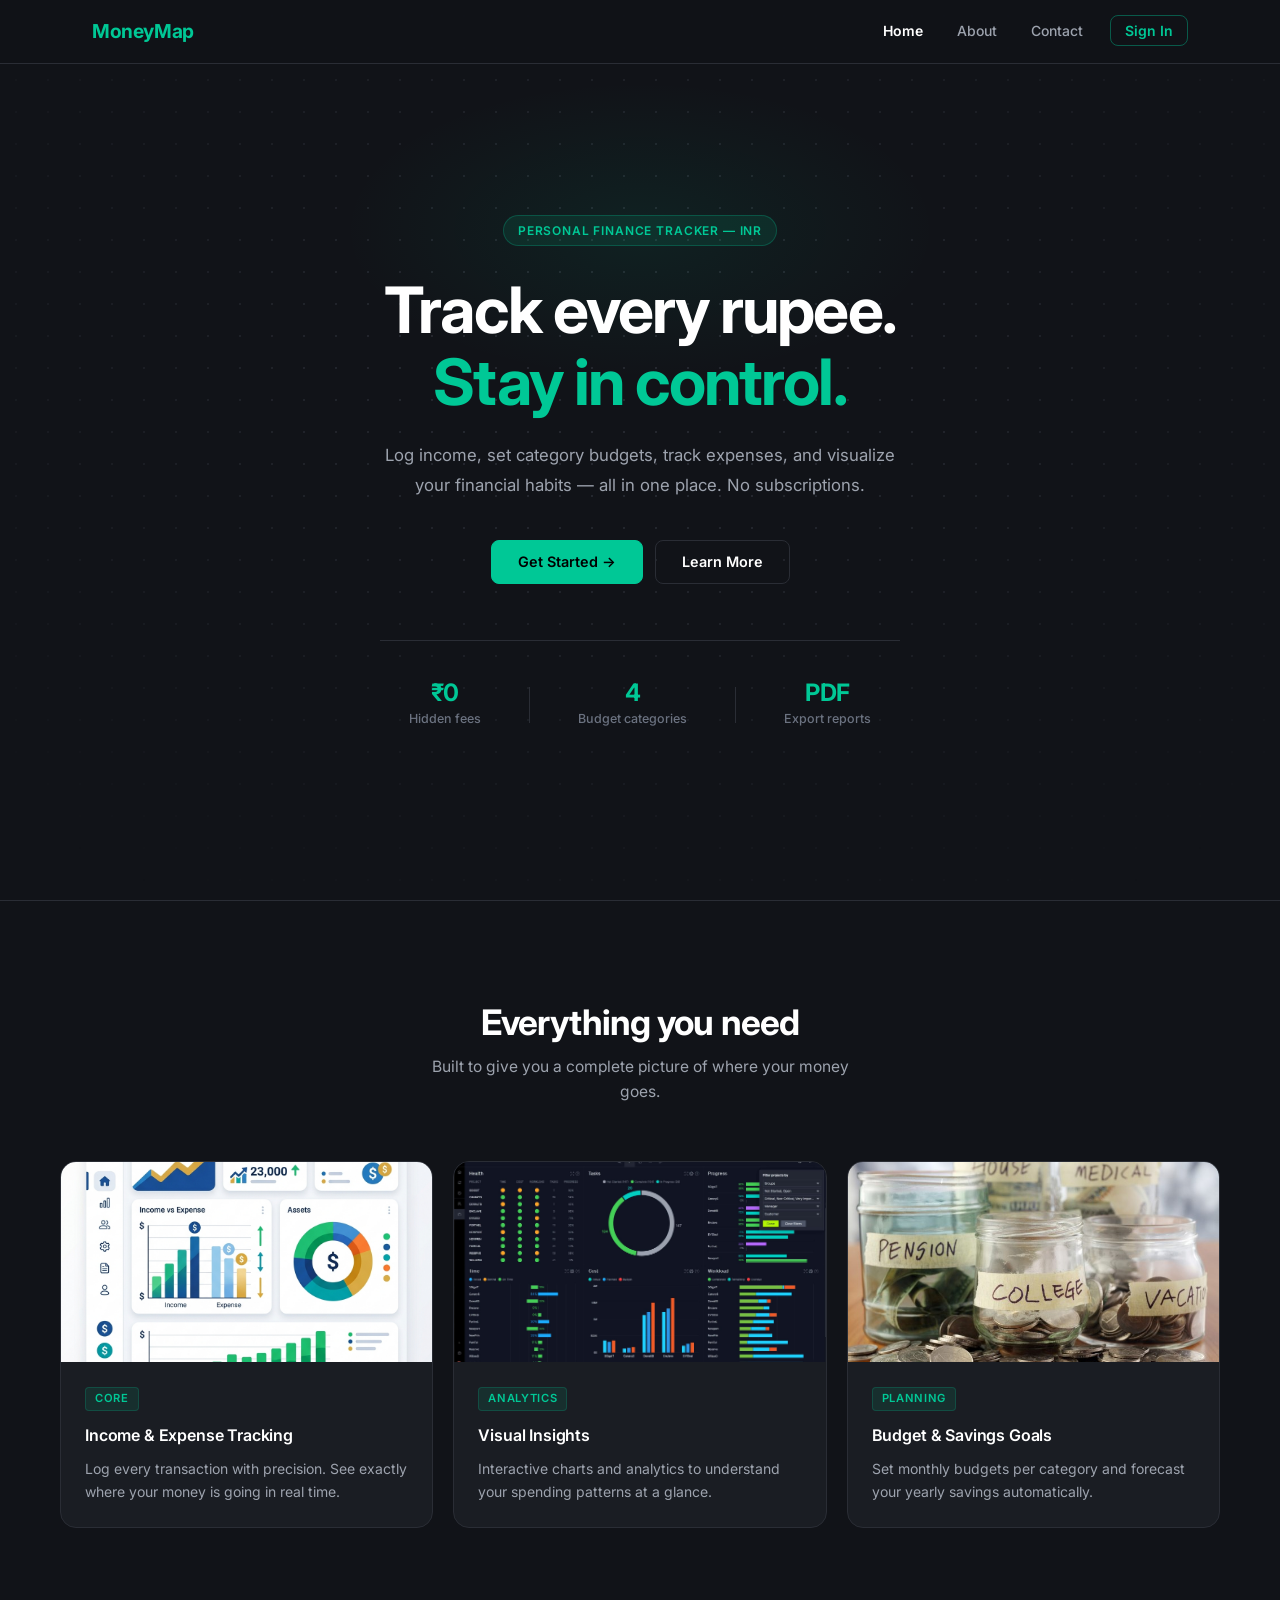
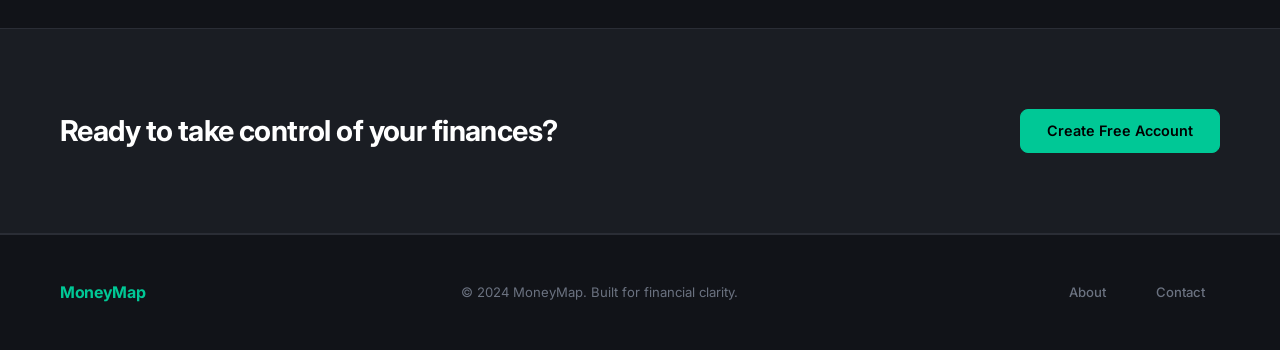
<file: index.html>
<!DOCTYPE html>
<html lang="en">
<head>
    <meta charset="UTF-8">
    <meta http-equiv="refresh" content="0;url=/Html/Main.html">
    <title>MoneyMap</title>
    <style>
        body { background: #0F1117; display: flex; align-items: center; justify-content: center; min-height: 100vh; font-family: Inter, sans-serif; }
        p { color: #9DA3AE; font-size: 14px; }
        a { color: #00C896; }
    </style>
</head>
<body>
    <p>Redirecting to <a href="/Html/Main.html">MoneyMap</a>…</p>
</body>
</html>
</file>
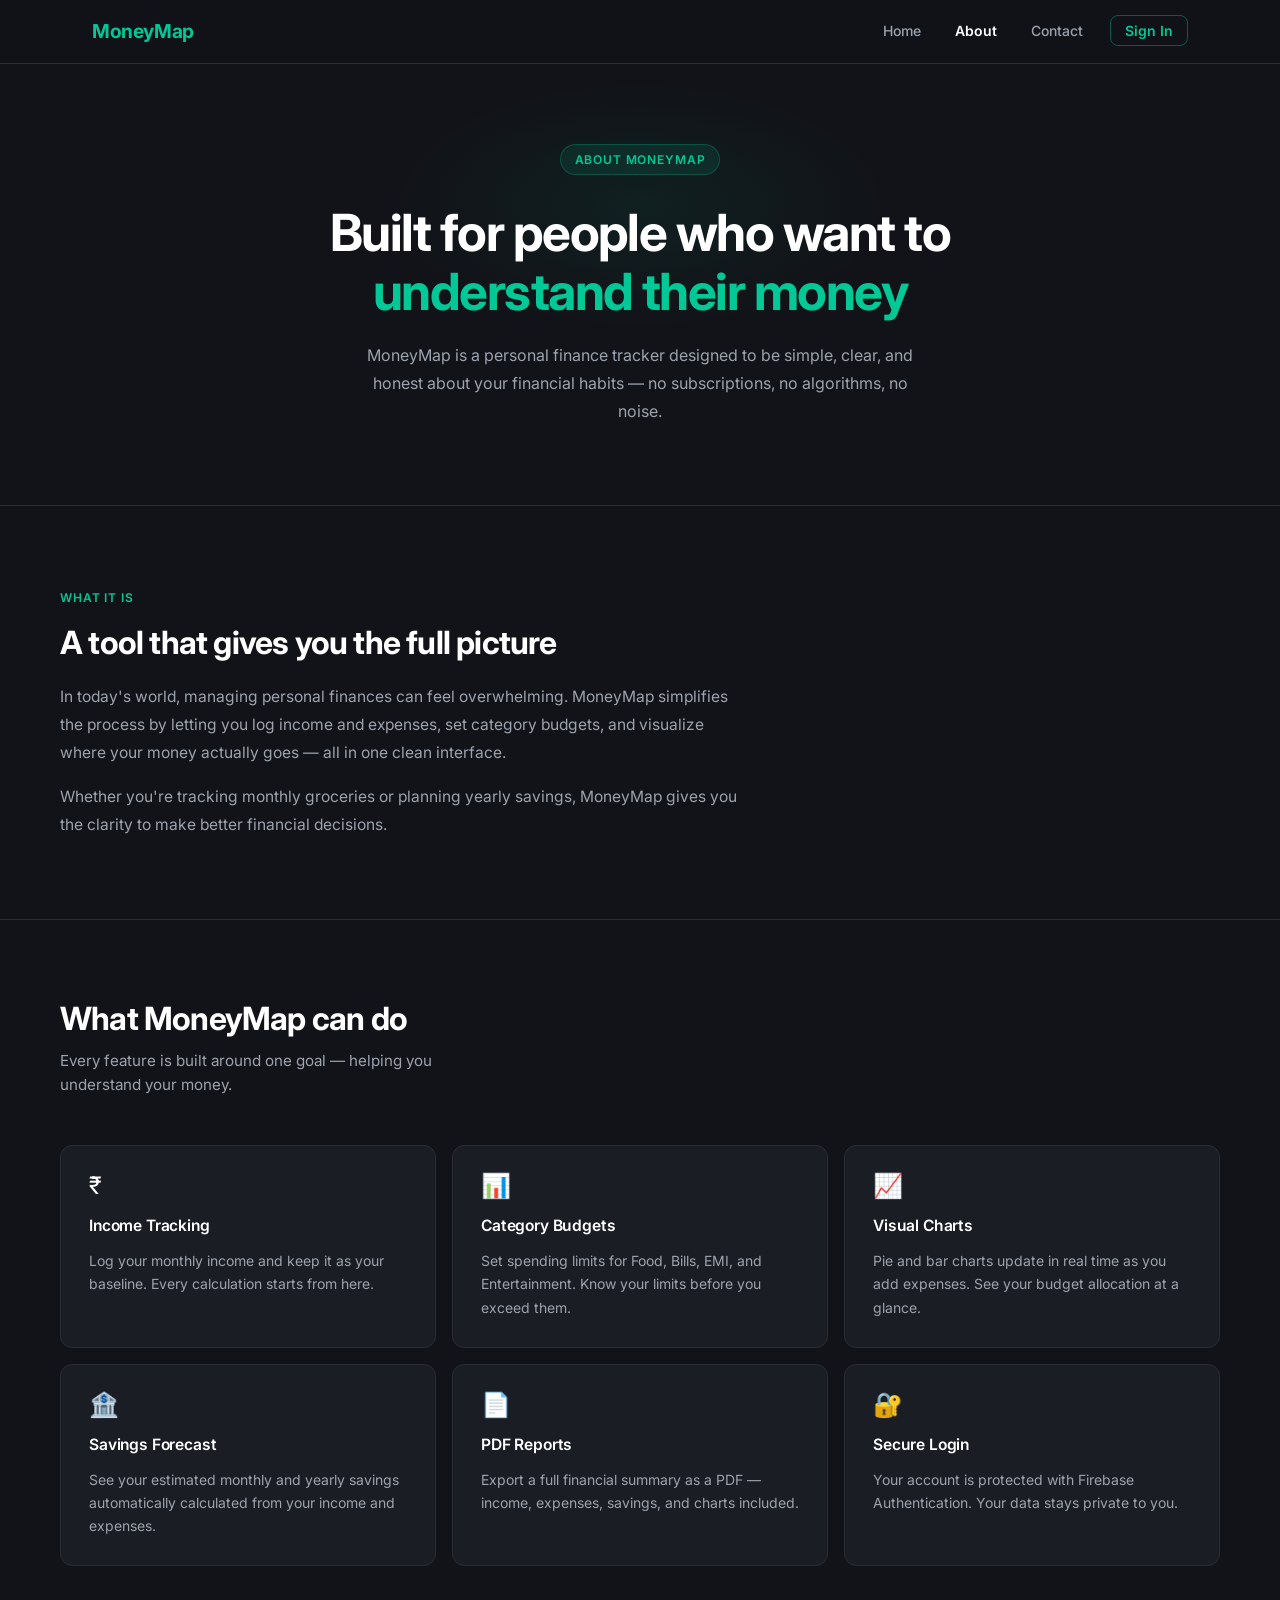
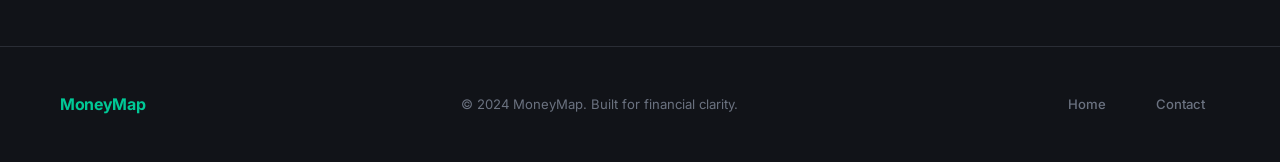
<file: Html/about.html>
<!DOCTYPE html>
<html lang="en">
<head>
    <meta charset="UTF-8">
    <meta name="viewport" content="width=device-width, initial-scale=1.0">
    <meta name="description" content="About MoneyMap – Learn how our personal finance tracker helps you manage income, expenses, and savings.">
    <title>About – MoneyMap</title>
    <link rel="preconnect" href="https://fonts.googleapis.com">
    <link rel="preconnect" href="https://fonts.gstatic.com" crossorigin>
    <link href="https://fonts.googleapis.com/css2?family=Inter:wght@400;500;600;700&display=swap" rel="stylesheet">
    <link rel="stylesheet" href="../css/global.css">
    <link rel="stylesheet" href="../css/about-styles.css">
</head>
<body>

    <!-- Navigation -->
    <header id="site-header">
        <div class="nav-inner">
            <a href="Main.html" class="logo">MoneyMap</a>
            <nav>
                <ul>
                    <li><a href="Main.html">Home</a></li>
                    <li><a href="about.html" class="active">About</a></li>
                    <li><a href="contact.html">Contact</a></li>
                    <li><a href="signin.html" class="nav-cta">Sign In</a></li>
                </ul>
            </nav>
        </div>
    </header>

    <!-- Page Header -->
    <section class="page-hero">
        <div class="page-hero-inner">
            <div class="hero-badge">About MoneyMap</div>
            <h1>Built for people who want to <span class="text-accent">understand their money</span></h1>
            <p>MoneyMap is a personal finance tracker designed to be simple, clear, and honest about your financial habits — no subscriptions, no algorithms, no noise.</p>
        </div>
    </section>

    <!-- What is MoneyMap -->
    <section class="about-section">
        <div class="about-inner">
            <div class="about-text-block">
                <span class="section-label">What it is</span>
                <h2>A tool that gives you the full picture</h2>
                <p>In today's world, managing personal finances can feel overwhelming. MoneyMap simplifies the process by letting you log income and expenses, set category budgets, and visualize where your money actually goes — all in one clean interface.</p>
                <p>Whether you're tracking monthly groceries or planning yearly savings, MoneyMap gives you the clarity to make better financial decisions.</p>
            </div>
        </div>
    </section>

    <!-- Features Grid -->
    <section class="features-section">
        <div class="features-inner">
            <div class="section-header">
                <h2>What MoneyMap can do</h2>
                <p>Every feature is built around one goal — helping you understand your money.</p>
            </div>

            <div class="features-grid">
                <div class="feature-card">
                    <div class="feature-icon">₹</div>
                    <h3>Income Tracking</h3>
                    <p>Log your monthly income and keep it as your baseline. Every calculation starts from here.</p>
                </div>
                <div class="feature-card">
                    <div class="feature-icon">📊</div>
                    <h3>Category Budgets</h3>
                    <p>Set spending limits for Food, Bills, EMI, and Entertainment. Know your limits before you exceed them.</p>
                </div>
                <div class="feature-card">
                    <div class="feature-icon">📈</div>
                    <h3>Visual Charts</h3>
                    <p>Pie and bar charts update in real time as you add expenses. See your budget allocation at a glance.</p>
                </div>
                <div class="feature-card">
                    <div class="feature-icon">🏦</div>
                    <h3>Savings Forecast</h3>
                    <p>See your estimated monthly and yearly savings automatically calculated from your income and expenses.</p>
                </div>
                <div class="feature-card">
                    <div class="feature-icon">📄</div>
                    <h3>PDF Reports</h3>
                    <p>Export a full financial summary as a PDF — income, expenses, savings, and charts included.</p>
                </div>
                <div class="feature-card">
                    <div class="feature-icon">🔐</div>
                    <h3>Secure Login</h3>
                    <p>Your account is protected with Firebase Authentication. Your data stays private to you.</p>
                </div>
            </div>
        </div>
    </section>

    <!-- Footer -->
    <footer>
        <div class="footer-inner">
            <span class="footer-logo">MoneyMap</span>
            <p>© 2024 MoneyMap. Built for financial clarity.</p>
            <nav class="footer-nav">
                <a href="Main.html">Home</a>
                <a href="contact.html">Contact</a>
            </nav>
        </div>
    </footer>

    <script src="../Javasxript/auth-nav.js"></script>
</body>
</html>
</file>
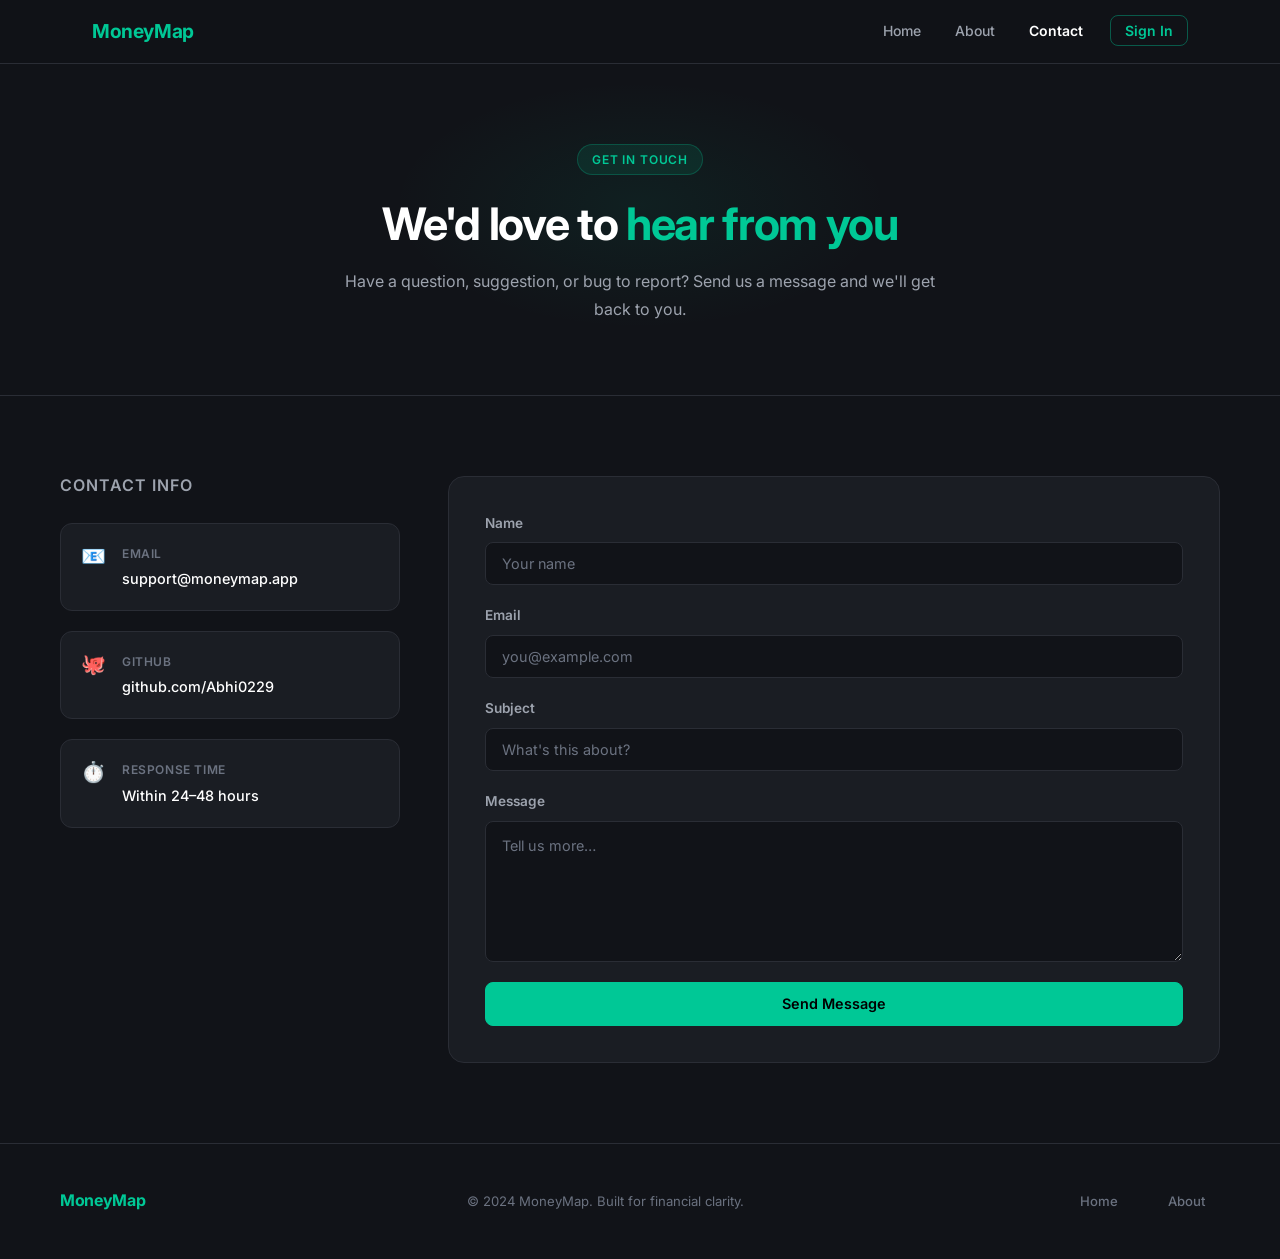
<file: Html/contact.html>
<!DOCTYPE html>
<html lang="en">
<head>
    <meta charset="UTF-8">
    <meta name="viewport" content="width=device-width, initial-scale=1.0">
    <meta name="description" content="Contact MoneyMap – Send us a message and we'll get back to you.">
    <title>Contact – MoneyMap</title>
    <link rel="preconnect" href="https://fonts.googleapis.com">
    <link rel="preconnect" href="https://fonts.gstatic.com" crossorigin>
    <link href="https://fonts.googleapis.com/css2?family=Inter:wght@400;500;600;700&display=swap" rel="stylesheet">
    <link rel="stylesheet" href="../css/global.css">
    <link rel="stylesheet" href="../css/contact-styles.css">
</head>
<body>

    <!-- Navigation -->
    <header id="site-header">
        <div class="nav-inner">
            <a href="Main.html" class="logo">MoneyMap</a>
            <nav>
                <ul>
                    <li><a href="Main.html">Home</a></li>
                    <li><a href="about.html">About</a></li>
                    <li><a href="contact.html" class="active">Contact</a></li>
                    <li><a href="signin.html" class="nav-cta">Sign In</a></li>
                </ul>
            </nav>
        </div>
    </header>

    <!-- Page Hero -->
    <section class="page-hero">
        <div class="page-hero-inner">
            <div class="hero-badge">Get in Touch</div>
            <h1>We'd love to <span class="text-accent">hear from you</span></h1>
            <p>Have a question, suggestion, or bug to report? Send us a message and we'll get back to you.</p>
        </div>
    </section>

    <!-- Contact Section -->
    <section class="contact-section">
        <div class="contact-inner">

            <!-- Info Panel -->
            <div class="contact-info">
                <h2>Contact info</h2>
                <div class="info-items">
                    <div class="info-item">
                        <span class="info-icon">📧</span>
                        <div>
                            <span class="info-label">Email</span>
                            <span class="info-value">support@moneymap.app</span>
                        </div>
                    </div>
                    <div class="info-item">
                        <span class="info-icon">🐙</span>
                        <div>
                            <span class="info-label">GitHub</span>
                            <span class="info-value">github.com/Abhi0229</span>
                        </div>
                    </div>
                    <div class="info-item">
                        <span class="info-icon">⏱️</span>
                        <div>
                            <span class="info-label">Response time</span>
                            <span class="info-value">Within 24–48 hours</span>
                        </div>
                    </div>
                </div>
            </div>

            <!-- Contact Form -->
            <div class="contact-form-wrap">
                <div id="form-success" class="form-success" style="display:none;">
                    <span class="success-icon">✓</span>
                    <h3>Message sent!</h3>
                    <p>Thanks for reaching out. We'll get back to you soon.</p>
                </div>

                <form id="contactForm" class="contact-form" novalidate>
                    <div class="form-row">
                        <div class="form-group">
                            <label for="contact-name">Name</label>
                            <input type="text" id="contact-name" name="name" placeholder="Your name" required>
                        </div>
                    </div>
                    <div class="form-group">
                        <label for="contact-email">Email</label>
                        <input type="email" id="contact-email" name="email" placeholder="you@example.com" required>
                    </div>
                    <div class="form-group">
                        <label for="contact-subject">Subject</label>
                        <input type="text" id="contact-subject" name="subject" placeholder="What's this about?" required>
                    </div>
                    <div class="form-group">
                        <label for="contact-message">Message</label>
                        <textarea id="contact-message" name="message" placeholder="Tell us more…" rows="5" required></textarea>
                    </div>
                    <button type="submit" id="contact-submit" class="btn btn-primary">Send Message</button>
                </form>
            </div>

        </div>
    </section>

    <!-- Footer -->
    <footer>
        <div class="footer-inner">
            <span class="footer-logo">MoneyMap</span>
            <p>© 2024 MoneyMap. Built for financial clarity.</p>
            <nav class="footer-nav">
                <a href="Main.html">Home</a>
                <a href="about.html">About</a>
            </nav>
        </div>
    </footer>

    <script>
        document.getElementById('contactForm').addEventListener('submit', function(e) {
            e.preventDefault();

            const btn = document.getElementById('contact-submit');
            btn.textContent = 'Sending…';
            btn.disabled = true;

            // Simulate a small delay for UX feel
            setTimeout(() => {
                this.style.display = 'none';
                document.getElementById('form-success').style.display = 'flex';
            }, 800);
        });
    </script>

    <script src="../Javasxript/auth-nav.js"></script>
</body>
</html>
</file>
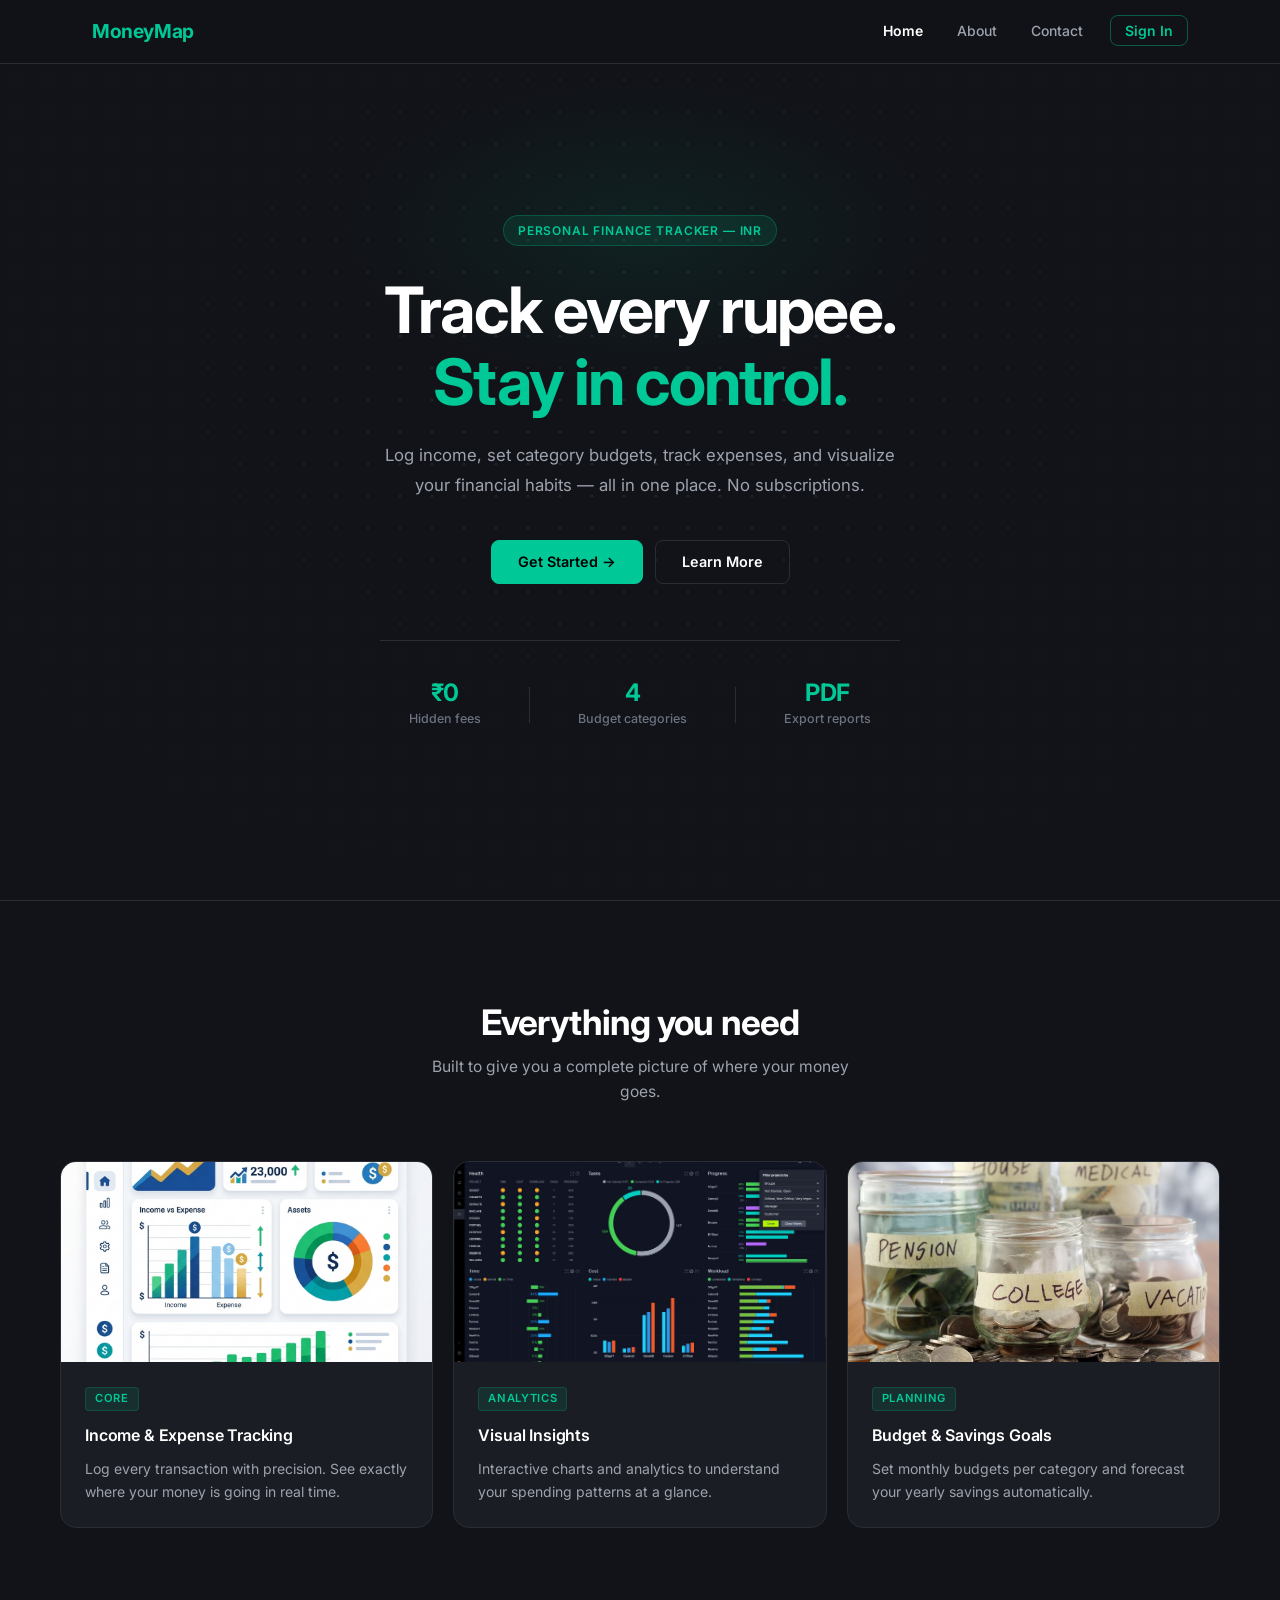
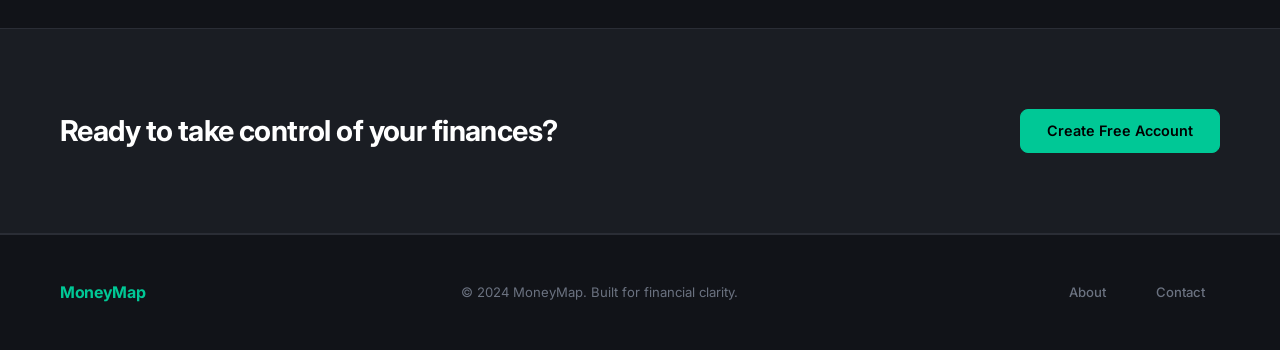
<file: Html/Main.html>
<!DOCTYPE html>
<html lang="en">
<head>
    <meta charset="UTF-8">
    <meta name="viewport" content="width=device-width, initial-scale=1.0">
    <meta name="description" content="MoneyMap – Track income, expenses, and savings. A personal finance tracker built for clarity.">
    <title>MoneyMap – Personal Finance Tracker</title>
    <link rel="preconnect" href="https://fonts.googleapis.com">
    <link rel="preconnect" href="https://fonts.gstatic.com" crossorigin>
    <link href="https://fonts.googleapis.com/css2?family=Inter:wght@400;500;600;700&display=swap" rel="stylesheet">
    <link rel="stylesheet" href="../css/global.css">
    <link rel="stylesheet" href="../css/main-styles.css">
</head>
<body>

    <!-- Navigation -->
    <header id="site-header">
        <div class="nav-inner">
            <a href="Main.html" class="logo">MoneyMap</a>
            <nav>
                <ul>
                    <li><a href="Main.html" class="active">Home</a></li>
                    <li><a href="about.html">About</a></li>
                    <li><a href="contact.html">Contact</a></li>
                    <li><a href="signin.html" class="nav-cta">Sign In</a></li>
                </ul>
            </nav>
        </div>
    </header>

    <!-- Hero -->
    <section class="hero">
        <div class="hero-grid-bg"></div>
        <div class="hero-inner">
            <div class="hero-badge">Personal Finance Tracker — INR</div>
            <h1>Track every rupee.<br><span class="text-accent">Stay in control.</span></h1>
            <p class="hero-sub">Log income, set category budgets, track expenses, and visualize your financial habits — all in one place. No subscriptions.</p>
            <div class="hero-actions">
                <a href="signin.html" id="hero-get-started" class="btn btn-primary">Get Started →</a>
                <a href="about.html" id="hero-learn-more" class="btn btn-ghost">Learn More</a>
            </div>
            <div class="hero-stats">
                <div class="stat">
                    <span class="stat-value">₹0</span>
                    <span class="stat-label">Hidden fees</span>
                </div>
                <div class="stat-divider"></div>
                <div class="stat">
                    <span class="stat-value">4</span>
                    <span class="stat-label">Budget categories</span>
                </div>
                <div class="stat-divider"></div>
                <div class="stat">
                    <span class="stat-value">PDF</span>
                    <span class="stat-label">Export reports</span>
                </div>
            </div>
        </div>
    </section>

    <!-- Features -->
    <section class="features" id="features">
        <div class="features-inner">
            <div class="section-header">
                <h2>Everything you need</h2>
                <p>Built to give you a complete picture of where your money goes.</p>
            </div>
            <div class="features-grid">
                <div class="feature-card">
                    <div class="feature-img-wrap">
                        <img src="../images/finance-dashboard.png" alt="Income and expense tracking dashboard">
                    </div>
                    <div class="feature-card-body">
                        <span class="feature-tag">Core</span>
                        <h3>Income & Expense Tracking</h3>
                        <p>Log every transaction with precision. See exactly where your money is going in real time.</p>
                    </div>
                </div>
                <div class="feature-card">
                    <div class="feature-img-wrap">
                        <img src="../images/hi.jpeg" alt="Financial insights and analytics">
                    </div>
                    <div class="feature-card-body">
                        <span class="feature-tag">Analytics</span>
                        <h3>Visual Insights</h3>
                        <p>Interactive charts and analytics to understand your spending patterns at a glance.</p>
                    </div>
                </div>
                <div class="feature-card">
                    <div class="feature-img-wrap">
                        <img src="../images/saving.jpg" alt="Savings and budget planning">
                    </div>
                    <div class="feature-card-body">
                        <span class="feature-tag">Planning</span>
                        <h3>Budget & Savings Goals</h3>
                        <p>Set monthly budgets per category and forecast your yearly savings automatically.</p>
                    </div>
                </div>
            </div>
        </div>
    </section>

    <!-- CTA Strip -->
    <section class="cta-strip">
        <div class="cta-inner">
            <h2>Ready to take control of your finances?</h2>
            <a href="signin.html" id="cta-signup" class="btn btn-primary">Create Free Account</a>
        </div>
    </section>

    <!-- Footer -->
    <footer>
        <div class="footer-inner">
            <span class="footer-logo">MoneyMap</span>
            <p>© 2024 MoneyMap. Built for financial clarity.</p>
            <nav class="footer-nav">
                <a href="about.html">About</a>
                <a href="contact.html">Contact</a>
            </nav>
        </div>
    </footer>

    <script src="../Javasxript/auth-nav.js"></script>
</body>
</html>
</file>
<file: css/global.css>
/* ============================================================
   MoneyMap — Global Design System
   All pages import this file first.
   ============================================================ */

/* ── Google Fonts ──────────────────────────────────────────── */
@import url('https://fonts.googleapis.com/css2?family=Inter:wght@400;500;600;700;800&display=swap');

/* ── Design Tokens ─────────────────────────────────────────── */
:root {
    --bg:             #0F1117;
    --surface:        #1A1D23;
    --surface-2:      #1F2229;
    --border:         #2A2D35;
    --border-focus:   #00C896;
    --accent:         #00C896;
    --accent-dim:     rgba(0, 200, 150, 0.12);
    --accent-hover:   #00b085;
    --blue:           #3B82F6;
    --blue-dim:       rgba(59, 130, 246, 0.12);
    --yellow:         #F59E0B;
    --yellow-dim:     rgba(245, 158, 11, 0.12);
    --red:            #EF4444;
    --red-dim:        rgba(239, 68, 68, 0.12);
    --text-primary:   #FFFFFF;
    --text-secondary: #9DA3AE;
    --text-muted:     #6B7280;
    --radius:         8px;
    --radius-lg:      12px;
    --font:           'Inter', system-ui, -apple-system, sans-serif;
    --nav-h:          60px;
    --max-w:          1280px;
}

/* ── Reset ─────────────────────────────────────────────────── */
*, *::before, *::after { margin: 0; padding: 0; box-sizing: border-box; }
html { scroll-behavior: smooth; }
body {
    font-family: var(--font);
    background: var(--bg);
    color: var(--text-primary);
    font-size: 14px;
    line-height: 1.6;
    -webkit-font-smoothing: antialiased;
    -moz-osx-font-smoothing: grayscale;
    overflow-x: hidden;
}
img { max-width: 100%; display: block; }
a { text-decoration: none; color: inherit; }
ul { list-style: none; }
button { font-family: var(--font); }

/* Scrollbar */
::-webkit-scrollbar { width: 5px; }
::-webkit-scrollbar-track { background: var(--bg); }
::-webkit-scrollbar-thumb { background: var(--border); border-radius: 3px; }
::-webkit-scrollbar-thumb:hover { background: #3A3D48; }

/* ── Typography ────────────────────────────────────────────── */
h1 { font-size: 32px; font-weight: 700; letter-spacing: -0.03em; line-height: 1.1; }
h2 { font-size: 22px; font-weight: 600; letter-spacing: -0.02em; line-height: 1.2; }
h3 { font-size: 16px; font-weight: 600; letter-spacing: -0.01em; }

.label {
    font-size: 11px;
    font-weight: 600;
    letter-spacing: 0.1em;
    text-transform: uppercase;
    color: var(--text-secondary);
}

.value-lg {
    font-size: 28px;
    font-weight: 700;
    color: var(--text-primary);
    letter-spacing: -0.03em;
    line-height: 1;
}

/* ── Navigation ─────────────────────────────────────────────── */
#site-header {
    position: fixed;
    top: 0; left: 0; right: 0;
    z-index: 200;
    height: var(--nav-h);
    background: #111318;
    border-bottom: 1px solid var(--border);
}

.nav-inner {
    max-width: var(--max-w);
    margin: 0 auto;
    padding: 0 32px;
    height: 100%;
    display: flex;
    align-items: center;
    justify-content: space-between;
}

.logo {
    font-size: 18px;
    font-weight: 800;
    color: var(--accent);
    letter-spacing: -0.03em;
}

nav ul { display: flex; align-items: center; gap: 2px; }

nav a {
    font-size: 14px;
    font-weight: 500;
    color: var(--text-secondary);
    padding: 6px 14px;
    border-radius: var(--radius);
    border: 1px solid transparent;
    transition: color 0.15s, background 0.15s;
}

nav a:hover { color: var(--text-primary); background: rgba(255,255,255,0.04); }
nav a.active { color: var(--accent); font-weight: 600; }

nav a.nav-cta {
    color: var(--accent);
    border-color: rgba(0, 200, 150, 0.35);
    margin-left: 8px;
    font-weight: 600;
}
nav a.nav-cta:hover {
    background: var(--accent);
    border-color: var(--accent);
    color: #000;
}

/* ── Buttons ─────────────────────────────────────────────────── */
.btn {
    display: inline-flex;
    align-items: center;
    justify-content: center;
    gap: 6px;
    height: 44px;
    padding: 0 20px;
    font-family: var(--font);
    font-size: 14px;
    font-weight: 700;
    border-radius: var(--radius);
    border: 1px solid transparent;
    cursor: pointer;
    transition: all 0.15s ease;
    white-space: nowrap;
    line-height: 1;
}

.btn-primary {
    background: var(--accent);
    color: #000;
    border-color: var(--accent);
}
.btn-primary:hover { background: var(--accent-hover); border-color: var(--accent-hover); transform: translateY(-1px); }
.btn-primary:active { transform: translateY(0); }

.btn-secondary {
    background: transparent;
    color: var(--text-primary);
    border-color: var(--border);
}
.btn-secondary:hover { background: rgba(255,255,255,0.05); border-color: #3A3D48; }

.btn-danger {
    background: transparent;
    color: var(--red);
    border-color: var(--red);
}
.btn-danger:hover { background: var(--red-dim); }

.btn-sm { height: 36px; padding: 0 14px; font-size: 13px; }

/* ── Inputs ──────────────────────────────────────────────────── */
.field {
    height: 44px;
    background: #111318;
    border: 1px solid var(--border);
    border-radius: var(--radius);
    padding: 0 16px;
    font-family: var(--font);
    font-size: 14px;
    color: var(--text-primary);
    outline: none;
    width: 100%;
    transition: border-color 0.15s, box-shadow 0.15s;
}
.field::placeholder { color: var(--text-muted); }
.field:focus {
    border-color: var(--accent);
    box-shadow: 0 0 0 3px rgba(0, 200, 150, 0.1);
}

/* Select field */
select.field {
    cursor: pointer;
    appearance: none;
    background-image: url("data:image/svg+xml,%3Csvg xmlns='http://www.w3.org/2000/svg' width='10' height='10' viewBox='0 0 10 10'%3E%3Cpath fill='%236B7280' d='M5 7L0.5 2.5h9z'/%3E%3C/svg%3E");
    background-repeat: no-repeat;
    background-position: right 14px center;
    padding-right: 36px;
}

/* Hide number spinners */
input[type="number"]::-webkit-inner-spin-button,
input[type="number"]::-webkit-outer-spin-button { -webkit-appearance: none; margin: 0; }
input[type="number"] { -moz-appearance: textfield; }

/* ── Cards (base) ────────────────────────────────────────────── */
.card {
    background: var(--surface);
    border: 1px solid var(--border);
    border-radius: var(--radius-lg);
    padding: 24px;
}

/* ── Footer ──────────────────────────────────────────────────── */
.site-footer {
    border-top: 1px solid var(--border);
    padding: 28px 32px;
    margin-top: 48px;
}
.site-footer-inner {
    max-width: var(--max-w);
    margin: 0 auto;
    display: flex;
    align-items: center;
    justify-content: space-between;
    flex-wrap: wrap;
    gap: 12px;
}
.footer-logo { font-size: 15px; font-weight: 800; color: var(--accent); letter-spacing: -0.02em; }
.site-footer p { font-size: 13px; color: var(--text-muted); }
.footer-nav { display: flex; gap: 20px; }
.footer-nav a { font-size: 13px; color: var(--text-muted); transition: color 0.15s; }
.footer-nav a:hover { color: var(--text-secondary); }

/* ── Utility ─────────────────────────────────────────────────── */
.text-accent { color: var(--accent); }
.text-red { color: var(--red); }
.text-muted { color: var(--text-muted); }
.text-secondary { color: var(--text-secondary); }

/* ── Responsive ─────────────────────────────────────────────── */
@media (max-width: 768px) {
    .nav-inner { padding: 0 20px; }
    nav a { padding: 5px 10px; font-size: 13px; }
    h1 { font-size: 24px; }
    h2 { font-size: 18px; }
}
@media (max-width: 480px) {
    nav a.nav-cta { display: none; }
}
</file>
<file: css/about-styles.css>
/* ============================================================
   MoneyMap – Design System Tokens (shared across all pages)
   ============================================================ */
:root {
    --bg:             #111318;
    --surface:        #1A1D23;
    --surface-2:      #1F2229;
    --border:         #2A2D35;
    --border-hover:   #3A3D48;
    --accent:         #00C896;
    --accent-dim:     rgba(0, 200, 150, 0.1);
    --accent-hover:   #00b085;
    --text-primary:   #FFFFFF;
    --text-secondary: #9DA3AE;
    --text-muted:     #6B7280;
    --radius-sm:      6px;
    --radius:         8px;
    --radius-lg:      12px;
    --radius-xl:      16px;
    --font:           'Inter', -apple-system, BlinkMacSystemFont, 'Segoe UI', sans-serif;
    --max-w:          1160px;
    --nav-h:          64px;
}

/* ============================================================
   Reset
   ============================================================ */
*, *::before, *::after { margin: 0; padding: 0; box-sizing: border-box; }
html { scroll-behavior: smooth; }

body {
    font-family: var(--font);
    background: var(--bg);
    color: var(--text-primary);
    line-height: 1.6;
    -webkit-font-smoothing: antialiased;
    overflow-x: hidden;
}

img { max-width: 100%; display: block; }
a { text-decoration: none; color: inherit; }
ul { list-style: none; }

::-webkit-scrollbar { width: 6px; }
::-webkit-scrollbar-track { background: var(--bg); }
::-webkit-scrollbar-thumb { background: var(--border); border-radius: 3px; }
::-webkit-scrollbar-thumb:hover { background: var(--accent); }

/* ============================================================
   Navigation (identical to main-styles.css)
   ============================================================ */
#site-header {
    position: fixed;
    top: 0; left: 0; right: 0;
    z-index: 200;
    height: var(--nav-h);
    background: rgba(17, 19, 24, 0.92);
    backdrop-filter: blur(16px);
    -webkit-backdrop-filter: blur(16px);
    border-bottom: 1px solid var(--border);
}

.nav-inner {
    max-width: var(--max-w);
    margin: 0 auto;
    padding: 0 32px;
    height: 100%;
    display: flex;
    align-items: center;
    justify-content: space-between;
}

.logo {
    font-size: 1.2rem;
    font-weight: 700;
    color: var(--accent);
    letter-spacing: -0.02em;
    transition: opacity 0.2s;
}
.logo:hover { opacity: 0.85; }

nav ul { display: flex; align-items: center; gap: 4px; }

nav a {
    font-size: 0.875rem;
    font-weight: 500;
    color: var(--text-secondary);
    padding: 6px 14px;
    border-radius: var(--radius);
    border: 1px solid transparent;
    transition: color 0.2s, background 0.2s;
}
nav a:hover { color: var(--text-primary); background: rgba(255,255,255,0.05); }
nav a.active { color: var(--text-primary); }

nav a.nav-cta {
    color: var(--accent);
    border-color: rgba(0, 200, 150, 0.4);
    margin-left: 8px;
}
nav a.nav-cta:hover {
    background: var(--accent);
    border-color: var(--accent);
    color: #000;
}

/* ============================================================
   Page Hero
   ============================================================ */
.page-hero {
    padding: calc(var(--nav-h) + 80px) 32px 80px;
    text-align: center;
    border-bottom: 1px solid var(--border);
    position: relative;
}

.page-hero::before {
    content: '';
    position: absolute;
    top: 80px;
    left: 50%;
    transform: translateX(-50%);
    width: 500px;
    height: 250px;
    background: radial-gradient(ellipse, rgba(0, 200, 150, 0.07) 0%, transparent 70%);
    pointer-events: none;
}

.page-hero-inner {
    max-width: 680px;
    margin: 0 auto;
    position: relative;
    z-index: 1;
}

.hero-badge {
    display: inline-block;
    background: var(--accent-dim);
    border: 1px solid rgba(0, 200, 150, 0.25);
    color: var(--accent);
    font-size: 0.75rem;
    font-weight: 600;
    letter-spacing: 0.07em;
    text-transform: uppercase;
    padding: 5px 14px;
    border-radius: 20px;
    margin-bottom: 28px;
}

.page-hero h1 {
    font-size: clamp(2rem, 5vw, 3.2rem);
    font-weight: 700;
    line-height: 1.15;
    letter-spacing: -0.03em;
    margin-bottom: 20px;
}

.text-accent { color: var(--accent); }

.page-hero p {
    font-size: 1rem;
    color: var(--text-secondary);
    line-height: 1.75;
    max-width: 560px;
    margin: 0 auto;
}

/* ============================================================
   About Text Section
   ============================================================ */
.about-section {
    padding: 80px 32px;
    border-bottom: 1px solid var(--border);
}

.about-inner {
    max-width: var(--max-w);
    margin: 0 auto;
}

.about-text-block {
    max-width: 680px;
}

.section-label {
    display: inline-block;
    font-size: 0.75rem;
    font-weight: 600;
    letter-spacing: 0.07em;
    text-transform: uppercase;
    color: var(--accent);
    margin-bottom: 16px;
}

.about-text-block h2 {
    font-size: clamp(1.5rem, 3vw, 2rem);
    font-weight: 700;
    letter-spacing: -0.025em;
    margin-bottom: 20px;
    line-height: 1.25;
}

.about-text-block p {
    font-size: 0.975rem;
    color: var(--text-secondary);
    line-height: 1.8;
    margin-bottom: 16px;
}
.about-text-block p:last-child { margin-bottom: 0; }

/* ============================================================
   Features Grid
   ============================================================ */
.features-section {
    padding: 80px 32px;
}

.features-inner {
    max-width: var(--max-w);
    margin: 0 auto;
}

.section-header {
    margin-bottom: 48px;
}

.section-header h2 {
    font-size: clamp(1.5rem, 3vw, 2rem);
    font-weight: 700;
    letter-spacing: -0.025em;
    margin-bottom: 10px;
}

.section-header p {
    font-size: 0.95rem;
    color: var(--text-secondary);
    max-width: 440px;
}

.features-grid {
    display: grid;
    grid-template-columns: repeat(auto-fit, minmax(280px, 1fr));
    gap: 16px;
}

.feature-card {
    background: var(--surface);
    border: 1px solid var(--border);
    border-radius: var(--radius-lg);
    padding: 28px;
    transition: border-color 0.2s, transform 0.2s;
}

.feature-card:hover {
    border-color: rgba(0, 200, 150, 0.3);
    transform: translateY(-2px);
}

.feature-icon {
    font-size: 1.5rem;
    margin-bottom: 16px;
    line-height: 1;
}

.feature-card h3 {
    font-size: 0.975rem;
    font-weight: 600;
    margin-bottom: 10px;
    color: var(--text-primary);
    letter-spacing: -0.01em;
}

.feature-card p {
    font-size: 0.875rem;
    color: var(--text-secondary);
    line-height: 1.65;
}

/* ============================================================
   Footer
   ============================================================ */
footer {
    border-top: 1px solid var(--border);
    padding: 40px 32px;
}

.footer-inner {
    max-width: var(--max-w);
    margin: 0 auto;
    display: flex;
    align-items: center;
    justify-content: space-between;
    flex-wrap: wrap;
    gap: 16px;
}

.footer-logo {
    font-size: 1rem;
    font-weight: 700;
    color: var(--accent);
}

footer p {
    font-size: 0.82rem;
    color: var(--text-muted);
}

.footer-nav { display: flex; gap: 20px; }
.footer-nav a {
    font-size: 0.82rem;
    color: var(--text-muted);
    transition: color 0.2s;
}
.footer-nav a:hover { color: var(--text-secondary); }

/* ============================================================
   Responsive
   ============================================================ */
@media (max-width: 768px) {
    .nav-inner { padding: 0 20px; }
    nav a { padding: 6px 10px; font-size: 0.82rem; }

    .page-hero { padding: calc(var(--nav-h) + 48px) 20px 60px; }
    .about-section { padding: 60px 20px; }
    .features-section { padding: 60px 20px; }
    .features-grid { grid-template-columns: 1fr 1fr; }

    footer { padding: 32px 20px; }
    .footer-inner { flex-direction: column; align-items: flex-start; }
}

@media (max-width: 480px) {
    nav a.nav-cta { display: none; }
    .features-grid { grid-template-columns: 1fr; }
    .page-hero h1 { font-size: 1.8rem; }
}
</file>
<file: css/contact-styles.css>
/* ============================================================
   MoneyMap – Design System Tokens
   ============================================================ */
:root {
    --bg:             #111318;
    --surface:        #1A1D23;
    --surface-2:      #1F2229;
    --border:         #2A2D35;
    --border-hover:   #3A3D48;
    --accent:         #00C896;
    --accent-dim:     rgba(0, 200, 150, 0.1);
    --accent-hover:   #00b085;
    --text-primary:   #FFFFFF;
    --text-secondary: #9DA3AE;
    --text-muted:     #6B7280;
    --danger:         #EF4444;
    --success:        #22c55e;
    --radius-sm:      6px;
    --radius:         8px;
    --radius-lg:      12px;
    --radius-xl:      16px;
    --font:           'Inter', -apple-system, BlinkMacSystemFont, 'Segoe UI', sans-serif;
    --max-w:          1160px;
    --nav-h:          64px;
}

/* ============================================================
   Reset
   ============================================================ */
*, *::before, *::after { margin: 0; padding: 0; box-sizing: border-box; }
html { scroll-behavior: smooth; }
body {
    font-family: var(--font);
    background: var(--bg);
    color: var(--text-primary);
    line-height: 1.6;
    -webkit-font-smoothing: antialiased;
    overflow-x: hidden;
}
img { max-width: 100%; display: block; }
a { text-decoration: none; color: inherit; }
ul { list-style: none; }

::-webkit-scrollbar { width: 6px; }
::-webkit-scrollbar-track { background: var(--bg); }
::-webkit-scrollbar-thumb { background: var(--border); border-radius: 3px; }
::-webkit-scrollbar-thumb:hover { background: var(--accent); }

/* ============================================================
   Navigation
   ============================================================ */
#site-header {
    position: fixed;
    top: 0; left: 0; right: 0;
    z-index: 200;
    height: var(--nav-h);
    background: rgba(17, 19, 24, 0.92);
    backdrop-filter: blur(16px);
    -webkit-backdrop-filter: blur(16px);
    border-bottom: 1px solid var(--border);
}
.nav-inner {
    max-width: var(--max-w);
    margin: 0 auto;
    padding: 0 32px;
    height: 100%;
    display: flex;
    align-items: center;
    justify-content: space-between;
}
.logo {
    font-size: 1.2rem;
    font-weight: 700;
    color: var(--accent);
    letter-spacing: -0.02em;
    transition: opacity 0.2s;
}
.logo:hover { opacity: 0.85; }
nav ul { display: flex; align-items: center; gap: 4px; }
nav a {
    font-size: 0.875rem;
    font-weight: 500;
    color: var(--text-secondary);
    padding: 6px 14px;
    border-radius: var(--radius);
    border: 1px solid transparent;
    transition: color 0.2s, background 0.2s;
}
nav a:hover { color: var(--text-primary); background: rgba(255,255,255,0.05); }
nav a.active { color: var(--text-primary); }
nav a.nav-cta {
    color: var(--accent);
    border-color: rgba(0, 200, 150, 0.4);
    margin-left: 8px;
}
nav a.nav-cta:hover {
    background: var(--accent);
    border-color: var(--accent);
    color: #000;
}

/* ============================================================
   Page Hero
   ============================================================ */
.page-hero {
    padding: calc(var(--nav-h) + 80px) 32px 72px;
    text-align: center;
    border-bottom: 1px solid var(--border);
    position: relative;
}
.page-hero::before {
    content: '';
    position: absolute;
    top: 80px; left: 50%;
    transform: translateX(-50%);
    width: 500px; height: 250px;
    background: radial-gradient(ellipse, rgba(0, 200, 150, 0.07) 0%, transparent 70%);
    pointer-events: none;
}
.page-hero-inner { max-width: 600px; margin: 0 auto; position: relative; z-index: 1; }
.hero-badge {
    display: inline-block;
    background: var(--accent-dim);
    border: 1px solid rgba(0, 200, 150, 0.25);
    color: var(--accent);
    font-size: 0.75rem;
    font-weight: 600;
    letter-spacing: 0.07em;
    text-transform: uppercase;
    padding: 5px 14px;
    border-radius: 20px;
    margin-bottom: 24px;
}
.page-hero h1 {
    font-size: clamp(1.8rem, 4vw, 2.8rem);
    font-weight: 700;
    line-height: 1.15;
    letter-spacing: -0.03em;
    margin-bottom: 16px;
}
.text-accent { color: var(--accent); }
.page-hero p { font-size: 1rem; color: var(--text-secondary); line-height: 1.75; }

/* ============================================================
   Contact Section — Two Column Layout
   ============================================================ */
.contact-section { padding: 80px 32px; }
.contact-inner {
    max-width: var(--max-w);
    margin: 0 auto;
    display: grid;
    grid-template-columns: 340px 1fr;
    gap: 48px;
    align-items: start;
}

/* Info Panel */
.contact-info h2 {
    font-size: 1rem;
    font-weight: 600;
    color: var(--text-secondary);
    text-transform: uppercase;
    letter-spacing: 0.06em;
    margin-bottom: 28px;
}
.info-items { display: flex; flex-direction: column; gap: 20px; }
.info-item {
    display: flex;
    align-items: flex-start;
    gap: 16px;
    padding: 20px;
    background: var(--surface);
    border: 1px solid var(--border);
    border-radius: var(--radius-lg);
    transition: border-color 0.2s;
}
.info-item:hover { border-color: rgba(0, 200, 150, 0.3); }
.info-icon { font-size: 1.25rem; line-height: 1; flex-shrink: 0; margin-top: 2px; }
.info-label {
    display: block;
    font-size: 0.75rem;
    font-weight: 600;
    color: var(--text-muted);
    text-transform: uppercase;
    letter-spacing: 0.05em;
    margin-bottom: 4px;
}
.info-value {
    display: block;
    font-size: 0.9rem;
    color: var(--text-primary);
    font-weight: 500;
}

/* Form */
.contact-form-wrap {
    background: var(--surface);
    border: 1px solid var(--border);
    border-radius: var(--radius-xl);
    padding: 36px;
}
.contact-form { display: flex; flex-direction: column; gap: 20px; }
.form-group { display: flex; flex-direction: column; gap: 8px; }
.form-group label {
    font-size: 0.85rem;
    font-weight: 600;
    color: var(--text-secondary);
}
.form-group input,
.form-group textarea {
    background: var(--bg);
    border: 1px solid var(--border);
    border-radius: var(--radius);
    padding: 12px 16px;
    font-family: var(--font);
    font-size: 0.9rem;
    color: var(--text-primary);
    transition: border-color 0.2s, box-shadow 0.2s;
    outline: none;
    width: 100%;
}
.form-group input::placeholder,
.form-group textarea::placeholder { color: var(--text-muted); }
.form-group input:focus,
.form-group textarea:focus {
    border-color: var(--accent);
    box-shadow: 0 0 0 3px rgba(0, 200, 150, 0.12);
}
.form-group textarea { resize: vertical; min-height: 130px; line-height: 1.6; }

/* Button */
.btn {
    display: inline-flex;
    align-items: center;
    justify-content: center;
    gap: 8px;
    padding: 12px 28px;
    font-family: var(--font);
    font-size: 0.9rem;
    font-weight: 600;
    border-radius: var(--radius);
    border: 1px solid transparent;
    cursor: pointer;
    transition: background 0.2s, border-color 0.2s, transform 0.15s, opacity 0.2s;
}
.btn-primary {
    background: var(--accent);
    color: #000;
    border-color: var(--accent);
    width: 100%;
}
.btn-primary:hover {
    background: var(--accent-hover);
    border-color: var(--accent-hover);
    transform: translateY(-1px);
}
.btn-primary:disabled {
    opacity: 0.6;
    cursor: not-allowed;
    transform: none;
}

/* Success State */
.form-success {
    display: flex;
    flex-direction: column;
    align-items: center;
    justify-content: center;
    text-align: center;
    padding: 48px 24px;
    gap: 12px;
}
.success-icon {
    display: flex;
    align-items: center;
    justify-content: center;
    width: 56px; height: 56px;
    background: rgba(34, 197, 94, 0.12);
    border: 1px solid rgba(34, 197, 94, 0.3);
    border-radius: 50%;
    font-size: 1.4rem;
    color: var(--success);
    margin-bottom: 8px;
}
.form-success h3 { font-size: 1.2rem; font-weight: 700; }
.form-success p { font-size: 0.9rem; color: var(--text-secondary); }

/* ============================================================
   Footer
   ============================================================ */
footer { border-top: 1px solid var(--border); padding: 40px 32px; }
.footer-inner {
    max-width: var(--max-w);
    margin: 0 auto;
    display: flex;
    align-items: center;
    justify-content: space-between;
    flex-wrap: wrap;
    gap: 16px;
}
.footer-logo { font-size: 1rem; font-weight: 700; color: var(--accent); }
footer p { font-size: 0.82rem; color: var(--text-muted); }
.footer-nav { display: flex; gap: 20px; }
.footer-nav a { font-size: 0.82rem; color: var(--text-muted); transition: color 0.2s; }
.footer-nav a:hover { color: var(--text-secondary); }

/* ============================================================
   Responsive
   ============================================================ */
@media (max-width: 900px) {
    .contact-inner {
        grid-template-columns: 1fr;
        gap: 32px;
    }
    .info-items { flex-direction: row; flex-wrap: wrap; }
    .info-item { flex: 1 1 200px; }
}

@media (max-width: 768px) {
    .nav-inner { padding: 0 20px; }
    nav a { padding: 6px 10px; font-size: 0.82rem; }
    .page-hero { padding: calc(var(--nav-h) + 48px) 20px 56px; }
    .contact-section { padding: 60px 20px; }
    .contact-form-wrap { padding: 24px; }
    footer { padding: 32px 20px; }
    .footer-inner { flex-direction: column; align-items: flex-start; }
}

@media (max-width: 480px) {
    nav a.nav-cta { display: none; }
    .info-items { flex-direction: column; }
    .page-hero h1 { font-size: 1.7rem; }
}
</file>
<file: css/main-styles.css>
/* ============================================================
   MoneyMap – Design System Tokens
   ============================================================ */
:root {
    --bg:             #111318;
    --surface:        #1A1D23;
    --surface-2:      #1F2229;
    --border:         #2A2D35;
    --border-hover:   #3A3D48;
    --accent:         #00C896;
    --accent-dim:     rgba(0, 200, 150, 0.1);
    --accent-hover:   #00b085;
    --text-primary:   #FFFFFF;
    --text-secondary: #9DA3AE;
    --text-muted:     #6B7280;
    --danger:         #EF4444;
    --radius-sm:      6px;
    --radius:         8px;
    --radius-lg:      12px;
    --radius-xl:      16px;
    --font:           'Inter', -apple-system, BlinkMacSystemFont, 'Segoe UI', sans-serif;
    --max-w:          1160px;
    --nav-h:          64px;
}

/* ============================================================
   Reset
   ============================================================ */
*, *::before, *::after {
    margin: 0;
    padding: 0;
    box-sizing: border-box;
}

html { scroll-behavior: smooth; }

body {
    font-family: var(--font);
    background: var(--bg);
    color: var(--text-primary);
    line-height: 1.6;
    -webkit-font-smoothing: antialiased;
    overflow-x: hidden;
}

img { max-width: 100%; display: block; }
a { text-decoration: none; color: inherit; }
ul { list-style: none; }

/* Scrollbar */
::-webkit-scrollbar { width: 6px; }
::-webkit-scrollbar-track { background: var(--bg); }
::-webkit-scrollbar-thumb { background: var(--border); border-radius: 3px; }
::-webkit-scrollbar-thumb:hover { background: var(--accent); }

/* ============================================================
   Navigation
   ============================================================ */
#site-header {
    position: fixed;
    top: 0; left: 0; right: 0;
    z-index: 200;
    height: var(--nav-h);
    background: rgba(17, 19, 24, 0.92);
    backdrop-filter: blur(16px);
    -webkit-backdrop-filter: blur(16px);
    border-bottom: 1px solid var(--border);
}

.nav-inner {
    max-width: var(--max-w);
    margin: 0 auto;
    padding: 0 32px;
    height: 100%;
    display: flex;
    align-items: center;
    justify-content: space-between;
}

.logo {
    font-size: 1.2rem;
    font-weight: 700;
    color: var(--accent);
    letter-spacing: -0.02em;
    transition: opacity 0.2s;
}
.logo:hover { opacity: 0.85; }

nav ul {
    display: flex;
    align-items: center;
    gap: 4px;
}

nav a {
    font-size: 0.875rem;
    font-weight: 500;
    color: var(--text-secondary);
    padding: 6px 14px;
    border-radius: var(--radius);
    border: 1px solid transparent;
    transition: color 0.2s, background 0.2s;
}

nav a:hover { color: var(--text-primary); background: rgba(255,255,255,0.05); }
nav a.active { color: var(--text-primary); }

nav a.nav-cta {
    color: var(--accent);
    border-color: rgba(0, 200, 150, 0.4);
    margin-left: 8px;
}
nav a.nav-cta:hover {
    background: var(--accent);
    border-color: var(--accent);
    color: #000;
}

/* ============================================================
   Buttons (global)
   ============================================================ */
.btn {
    display: inline-flex;
    align-items: center;
    justify-content: center;
    gap: 8px;
    padding: 11px 26px;
    font-family: var(--font);
    font-size: 0.9rem;
    font-weight: 600;
    border-radius: var(--radius);
    border: 1px solid transparent;
    cursor: pointer;
    transition: background 0.2s, border-color 0.2s, transform 0.15s, opacity 0.2s;
    white-space: nowrap;
}

.btn-primary {
    background: var(--accent);
    color: #000;
    border-color: var(--accent);
}
.btn-primary:hover {
    background: var(--accent-hover);
    border-color: var(--accent-hover);
    transform: translateY(-1px);
}

.btn-ghost {
    background: transparent;
    color: var(--text-primary);
    border-color: var(--border);
}
.btn-ghost:hover {
    background: rgba(255,255,255,0.05);
    border-color: var(--border-hover);
    transform: translateY(-1px);
}

/* ============================================================
   Hero
   ============================================================ */
.hero {
    min-height: 100vh;
    display: flex;
    align-items: center;
    padding: calc(var(--nav-h) + 60px) 32px 80px;
    position: relative;
}

/* Subtle dot grid */
.hero-grid-bg {
    position: absolute;
    inset: 0;
    background-image:
        radial-gradient(circle, rgba(42, 45, 53, 0.8) 1px, transparent 1px);
    background-size: 32px 32px;
    mask-image: radial-gradient(ellipse 70% 70% at 50% 40%, black 20%, transparent 100%);
    -webkit-mask-image: radial-gradient(ellipse 70% 70% at 50% 40%, black 20%, transparent 100%);
    pointer-events: none;
}

/* Faint green glow top-center */
.hero::after {
    content: '';
    position: absolute;
    top: 80px;
    left: 50%;
    transform: translateX(-50%);
    width: 600px;
    height: 300px;
    background: radial-gradient(ellipse, rgba(0, 200, 150, 0.08) 0%, transparent 70%);
    pointer-events: none;
}

.hero-inner {
    max-width: 740px;
    margin: 0 auto;
    text-align: center;
    position: relative;
    z-index: 1;
}

.hero-badge {
    display: inline-block;
    background: var(--accent-dim);
    border: 1px solid rgba(0, 200, 150, 0.25);
    color: var(--accent);
    font-size: 0.75rem;
    font-weight: 600;
    letter-spacing: 0.07em;
    text-transform: uppercase;
    padding: 5px 14px;
    border-radius: 20px;
    margin-bottom: 28px;
}

.hero h1 {
    font-size: clamp(2.4rem, 6vw, 4rem);
    font-weight: 700;
    line-height: 1.12;
    letter-spacing: -0.03em;
    margin-bottom: 24px;
}

.text-accent { color: var(--accent); }

.hero-sub {
    font-size: 1.05rem;
    color: var(--text-secondary);
    max-width: 520px;
    margin: 0 auto 40px;
    line-height: 1.75;
}

.hero-actions {
    display: flex;
    gap: 12px;
    justify-content: center;
    flex-wrap: wrap;
    margin-bottom: 56px;
}

.hero-stats {
    display: flex;
    align-items: center;
    justify-content: center;
    gap: 48px;
    padding-top: 40px;
    border-top: 1px solid var(--border);
}

.stat {
    display: flex;
    flex-direction: column;
    align-items: center;
    gap: 4px;
}

.stat-value {
    font-size: 1.5rem;
    font-weight: 700;
    color: var(--accent);
    letter-spacing: -0.02em;
    line-height: 1;
}

.stat-label {
    font-size: 0.78rem;
    color: var(--text-muted);
    font-weight: 500;
}

.stat-divider {
    width: 1px;
    height: 36px;
    background: var(--border);
}

/* ============================================================
   Features Section
   ============================================================ */
.features {
    padding: 100px 32px;
    border-top: 1px solid var(--border);
}

.features-inner { max-width: var(--max-w); margin: 0 auto; }

.section-header {
    text-align: center;
    margin-bottom: 56px;
}

.section-header h2 {
    font-size: clamp(1.6rem, 3vw, 2.2rem);
    font-weight: 700;
    letter-spacing: -0.025em;
    margin-bottom: 12px;
}

.section-header p {
    font-size: 0.975rem;
    color: var(--text-secondary);
    max-width: 420px;
    margin: 0 auto;
}

.features-grid {
    display: grid;
    grid-template-columns: repeat(auto-fit, minmax(300px, 1fr));
    gap: 20px;
}

.feature-card {
    background: var(--surface);
    border: 1px solid var(--border);
    border-radius: var(--radius-xl);
    overflow: hidden;
    transition: border-color 0.2s, transform 0.2s;
}

.feature-card:hover {
    border-color: rgba(0, 200, 150, 0.35);
    transform: translateY(-3px);
}

.feature-img-wrap {
    width: 100%;
    height: 200px;
    overflow: hidden;
    background: var(--surface-2);
}

.feature-img-wrap img {
    width: 100%;
    height: 100%;
    object-fit: cover;
    transition: transform 0.4s ease;
}

.feature-card:hover .feature-img-wrap img {
    transform: scale(1.04);
}

.feature-card-body { padding: 24px; }

.feature-tag {
    display: inline-block;
    font-size: 0.7rem;
    font-weight: 600;
    letter-spacing: 0.06em;
    text-transform: uppercase;
    color: var(--accent);
    background: var(--accent-dim);
    border: 1px solid rgba(0, 200, 150, 0.2);
    padding: 2px 9px;
    border-radius: 4px;
    margin-bottom: 12px;
}

.feature-card-body h3 {
    font-size: 1rem;
    font-weight: 600;
    margin-bottom: 8px;
    color: var(--text-primary);
    letter-spacing: -0.01em;
}

.feature-card-body p {
    font-size: 0.875rem;
    color: var(--text-secondary);
    line-height: 1.65;
}

/* ============================================================
   CTA Strip
   ============================================================ */
.cta-strip {
    padding: 80px 32px;
    background: var(--surface);
    border-top: 1px solid var(--border);
    border-bottom: 1px solid var(--border);
}

.cta-inner {
    max-width: var(--max-w);
    margin: 0 auto;
    display: flex;
    align-items: center;
    justify-content: space-between;
    gap: 24px;
    flex-wrap: wrap;
}

.cta-inner h2 {
    font-size: clamp(1.3rem, 3vw, 1.8rem);
    font-weight: 700;
    letter-spacing: -0.02em;
    max-width: 520px;
}

/* ============================================================
   Footer
   ============================================================ */
footer {
    padding: 40px 32px;
    border-top: 1px solid var(--border);
}

.footer-inner {
    max-width: var(--max-w);
    margin: 0 auto;
    display: flex;
    align-items: center;
    justify-content: space-between;
    flex-wrap: wrap;
    gap: 16px;
}

.footer-logo {
    font-size: 1rem;
    font-weight: 700;
    color: var(--accent);
}

footer p {
    font-size: 0.82rem;
    color: var(--text-muted);
}

.footer-nav {
    display: flex;
    gap: 20px;
}

.footer-nav a {
    font-size: 0.82rem;
    color: var(--text-muted);
    transition: color 0.2s;
}
.footer-nav a:hover { color: var(--text-secondary); }

/* ============================================================
   Responsive
   ============================================================ */
@media (max-width: 768px) {
    .nav-inner { padding: 0 20px; }
    nav a { padding: 6px 10px; font-size: 0.82rem; }

    .hero { padding: calc(var(--nav-h) + 40px) 20px 60px; }
    .hero h1 { font-size: 2.2rem; }
    .hero-stats { gap: 28px; }
    .stat-value { font-size: 1.25rem; }

    .features { padding: 72px 20px; }
    .features-grid { grid-template-columns: 1fr; }

    .cta-strip { padding: 60px 20px; }
    .cta-inner { flex-direction: column; align-items: flex-start; }

    footer { padding: 32px 20px; }
    .footer-inner { flex-direction: column; align-items: flex-start; }
}

@media (max-width: 480px) {
    nav a.nav-cta { display: none; }
    .hero-actions { flex-direction: column; align-items: center; }
    .btn { width: 100%; max-width: 280px; justify-content: center; }
    .hero-stats { flex-direction: column; gap: 16px; }
    .stat-divider { width: 48px; height: 1px; }
}
</file>
